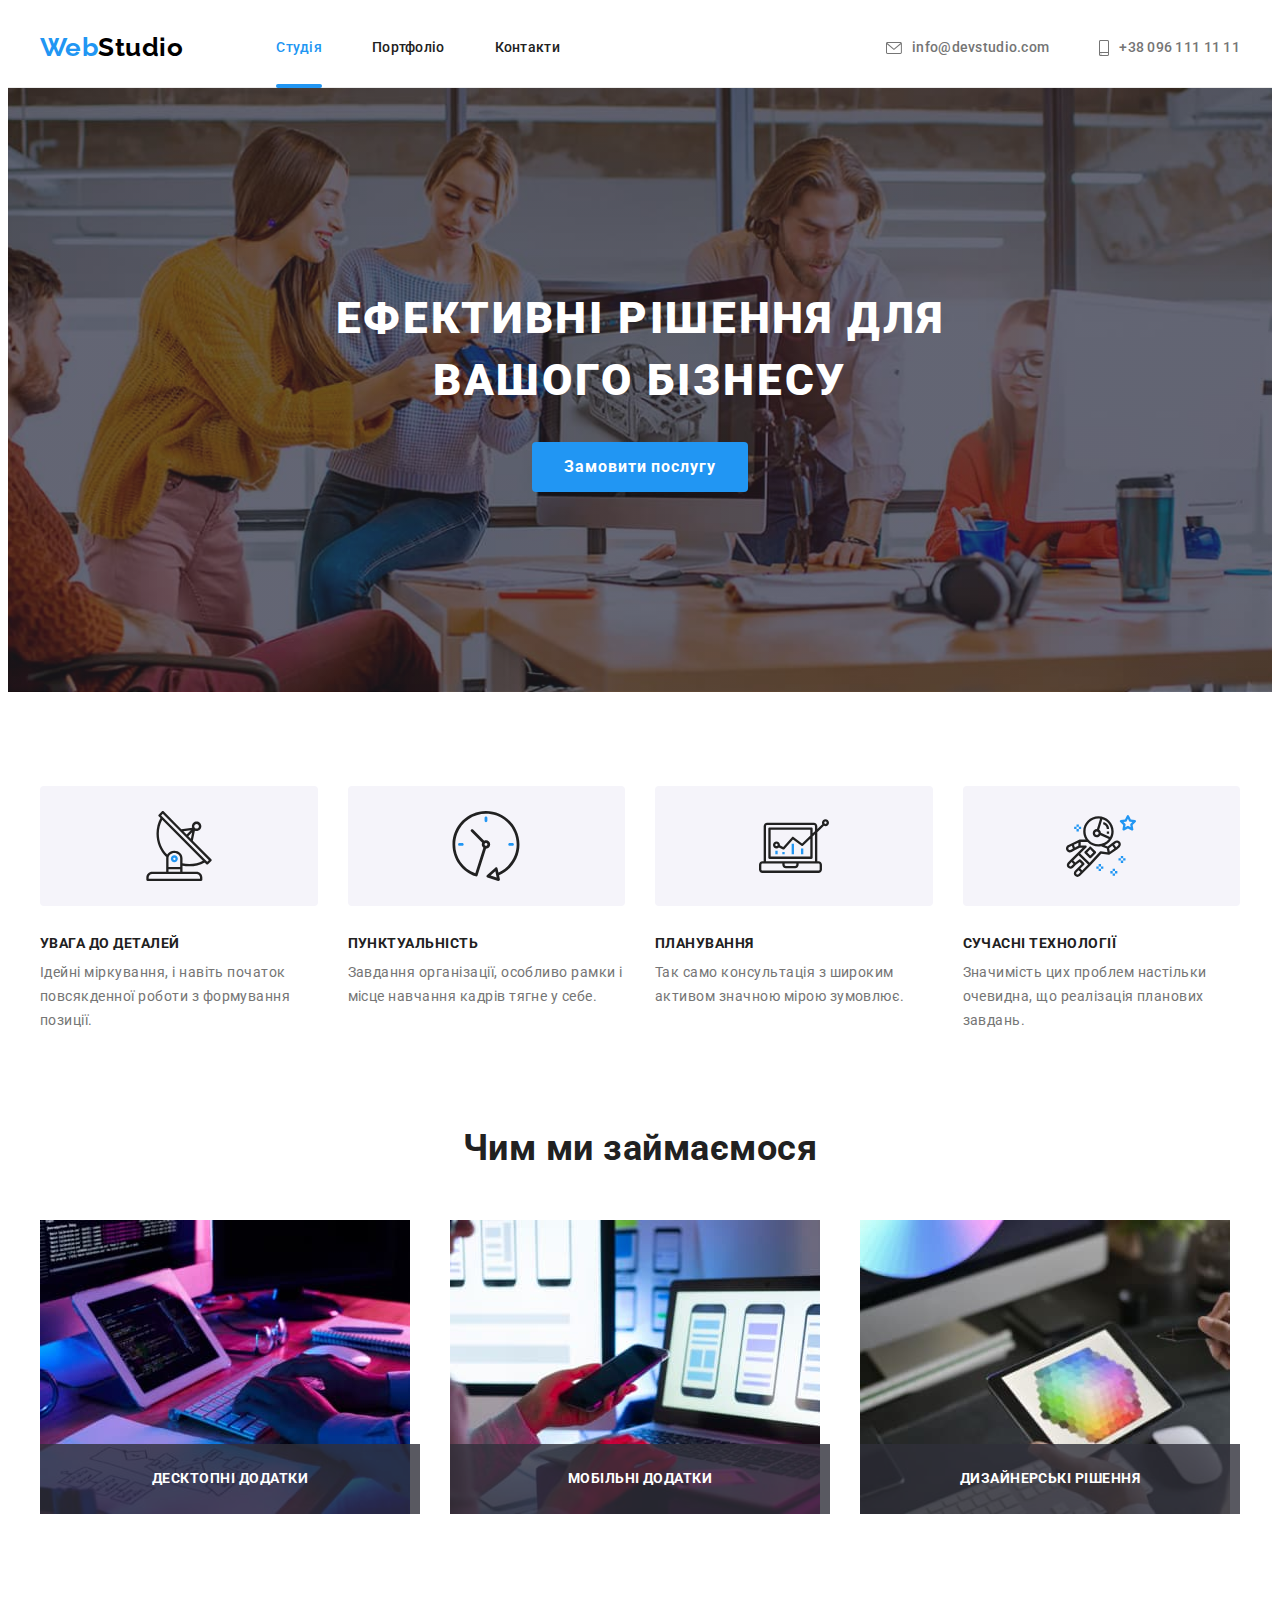
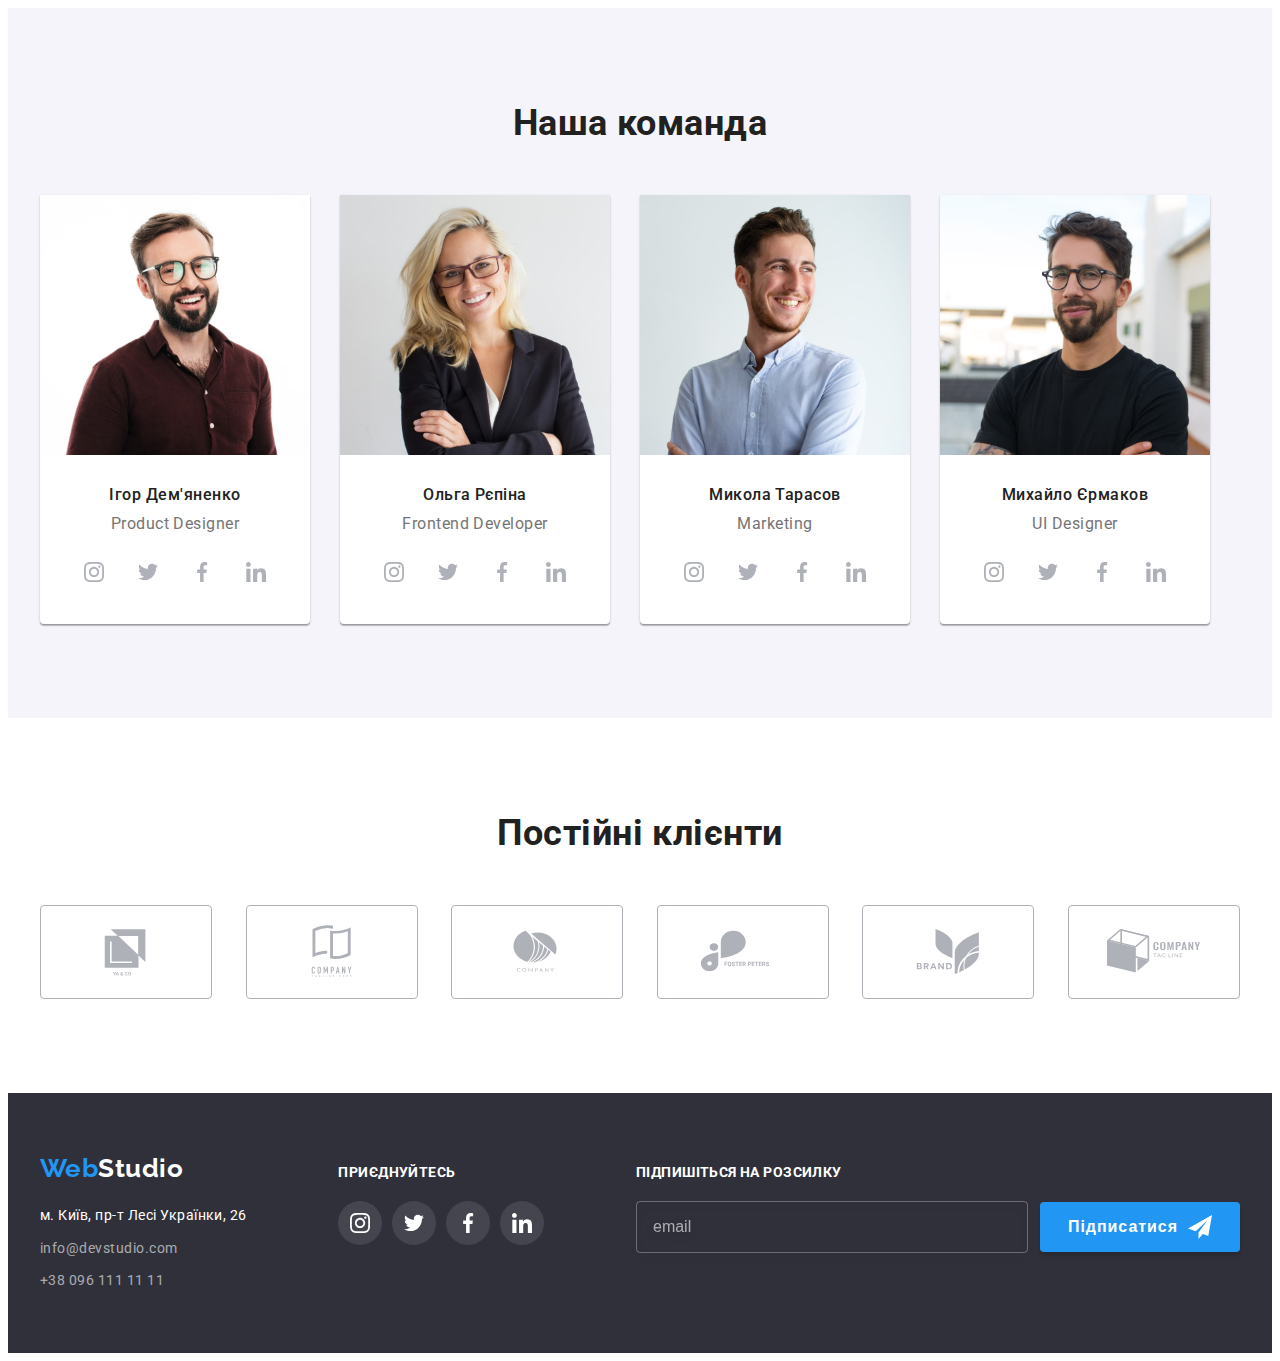
<file: index.html>
<!DOCTYPE html>
<html lang="uk">

<head>
    <meta charset="UTF-8">
    <meta http-equiv="X-UA-Compatible" content="IE=edge">
    <meta name="viewport" content="width=device-width, initial-scale=1.0">
    <title>Студія</title>
    <link rel="stylesheet" href="https://cdnjs.cloudflare.com/ajax/libs/modern-normalize/1.1.0/modern-normalize.min.css"
        integrity="sha512-wpPYUAdjBVSE4KJnH1VR1HeZfpl1ub8YT/NKx4PuQ5NmX2tKuGu6U/JRp5y+Y8XG2tV+wKQpNHVUX03MfMFn9Q=="
        crossorigin="anonymous" referrerpolicy="no-referrer" />
    <link rel="preconnect" href="https://fonts.googleapis.com">
    <link rel="preconnect" href="https://fonts.gstatic.com" crossorigin>
    <link
        href="https://fonts.googleapis.com/css2?family=Raleway:wght@700&family=Roboto:wght@400;500;700;900&display=swap"
        rel="stylesheet">
    <link rel="stylesheet" href="./css/style.css">
</head>

<body>
    <header class="page-header">
        <div class="container">
            <nav>
                <a href="/" lang="en" class="header-logo"><span>Web</span>Studio</a>
                <ul class="page-nav">
                    <li class="nav-item"><a href="./index.html" class="nav-link current">Студія</a></li>
                    <li class="nav-item"><a href="./portfolio.html" class="nav-link">Портфоліо</a></li>
                    <li class="nav-item"><a href="#" class="nav-link">Контакти</a></li>
                </ul>
            </nav>
            <a href="mailto:info@devstudio.com" class="nav-contact">
                <svg width="16" height="12">
                    <use href="./images/icons.svg#icon-mail"></use>
                </svg>
                info@devstudio.com
            </a>
            <a href="tel:+380961111111" class="nav-contact">
                <svg width="10" height="16">
                    <use href="./images/icons.svg#icon-smartphone"></use>
                </svg>
                +38 096 111 11 11
            </a>
        </div>
    </header>

    <main>
        <section class="section page-solution">
            <div class="container">
                <h1 class="solution-title title">Ефективні рішення для <br> вашого бізнесу</h1>
                <button type="button" class="solution-order" data-modal-open>Замовити послугу</button>
            </div>
        </section>

        <section class="section page-feature">
            <!-- <h2 class="feature-title title">Наші переваги</h2> -->
            <div class="container">
                <ul class="feature-list">
                    <li class="feature-item">
                        <div class="feature-icon">
                            <svg width="70" height="70">
                                <use href="./images/icons.svg#icon-antenna"></use>
                            </svg>
                        </div>
                        <h3 class="feature-subtitle">УВАГА ДО ДЕТАЛЕЙ</h3>
                        <p class="feature-desc">Ідейні міркування, і навіть початок повсякденної роботи з формування
                            позиції.</p>
                    </li>
                    <li class="feature-item">
                        <div class="feature-icon">
                            <svg width="70" height="70">
                                <use href="./images/icons.svg#icon-clock"></use>
                            </svg>
                        </div>
                        <h3 class="feature-subtitle">ПУНКТУАЛЬНІСТЬ</h3>
                        <p class="feature-desc">Завдання організації, особливо рамки і місце навчання кадрів тягне у
                            себе.
                        </p>
                    </li>
                    <li class="feature-item">
                        <div class="feature-icon">
                            <svg width="70" height="70">
                                <use href="./images/icons.svg#icon-diagram"></use>
                            </svg>
                        </div>
                        <h3 class="feature-subtitle">ПЛАНУВАННЯ</h3>
                        <p class="feature-desc">Так само консультація з широким активом значною мірою зумовлює.</p>
                    </li>
                    <li class="feature-item">
                        <div class="feature-icon">
                            <svg width="70" height="70">
                                <use href="./images/icons.svg#icon-astronaut"></use>
                            </svg>
                        </div>
                        <h3 class="feature-subtitle">СУЧАСНІ ТЕХНОЛОГІЇ</h3>
                        <p class="feature-desc">Значимість цих проблем настільки очевидна, що реалізація планових
                            завдань.
                        </p>
                    </li>
                </ul>
            </div>
        </section>

        <section class="section page-doing">
            <div class="container">
                <h2 class="doing-title title">Чим ми займаємося</h2>
                <ul class="doing-list">
                    <li class="doing-item">
                        <img src="./images/img.jpg" alt="написання коду" width="370">
                        <h3 class="doing-subtitle">Десктопні додатки</h3>
                    </li>
                    <li class="doing-item">
                        <img src="./images/img1.jpg" alt="створення дизайну" width="370">
                        <h3 class="doing-subtitle">Мобільні додатки</h3>
                    </li>
                    <li class="doing-item">
                        <img src="./images/img2.jpg" alt="вибiр кольору" width="370">
                        <h3 class="doing-subtitle">Дизайнерські рішення</h3>
                    </li>
                </ul>
            </div>
        </section>

        <section class="section page-team">
            <div class="container">
                <h2 class="team-title title">Наша команда</h2>
                <ul class="team-list">
                    <li class="team-item">
                        <img src="./images/img3.jpg" alt="фото спiвробiтника" width="270">
                        <h3 class="team-subtitle">Ігор Дем'яненко</h3>
                        <p lang="en" class="team-desc">Product Designer</p>
                        <ul class="icon-list">
                            <li>
                                <a href="#">
                                    <svg width="20" height="20">
                                        <use href="./images/icons.svg#icon-instagram"></use>
                                    </svg>
                                </a>
                            </li>
                            <li>
                                <a href="#">
                                    <svg width="20" height="20">
                                        <use href="./images/icons.svg#icon-twitter"></use>
                                    </svg>
                                </a>
                            </li>
                            <li>
                                <a href="#">
                                    <svg width="20" height="20">
                                        <use href="./images/icons.svg#icon-facebook"></use>
                                    </svg>
                                </a>
                            </li>
                            <li>
                                <a href="#">
                                    <svg width="20" height="20">
                                        <use href="./images/icons.svg#icon-linkedin"></use>
                                    </svg>
                                </a>
                            </li>
                        </ul>
                    </li>
                    <li class="team-item">
                        <img src="./images/img4.jpg" alt="фото спiвробiтника" width="270">
                        <h3 class="team-subtitle">Ольга Рєпіна</h3>
                        <p lang="en" class="team-desc">Frontend Developer</p>
                        <ul class="icon-list">
                            <li>
                                <a href="#">
                                    <svg width="20" height="20">
                                        <use href="./images/icons.svg#icon-instagram"></use>
                                    </svg>
                                </a>
                            </li>
                            <li>
                                <a href="#">
                                    <svg width="20" height="20">
                                        <use href="./images/icons.svg#icon-twitter"></use>
                                    </svg>
                                </a>
                            </li>
                            <li>
                                <a href="#">
                                    <svg width="20" height="20">
                                        <use href="./images/icons.svg#icon-facebook"></use>
                                    </svg>
                                </a>
                            </li>
                            <li>
                                <a href="#">
                                    <svg width="20" height="20">
                                        <use href="./images/icons.svg#icon-linkedin"></use>
                                    </svg>
                                </a>
                            </li>
                        </ul>
                    </li>
                    <li class="team-item">
                        <img src="./images/img5.jpg" alt="фото спiвробiтника" width="270">
                        <h3 class="team-subtitle">Микола Тарасов</h3>
                        <p lang="en" class="team-desc">Marketing</p>
                        <ul class="icon-list">
                            <li>
                                <a href="#">
                                    <svg width="20" height="20">
                                        <use href="./images/icons.svg#icon-instagram"></use>
                                    </svg>
                                </a>
                            </li>
                            <li>
                                <a href="#">
                                    <svg width="20" height="20">
                                        <use href="./images/icons.svg#icon-twitter"></use>
                                    </svg>
                                </a>
                            </li>
                            <li>
                                <a href="#">
                                    <svg width="20" height="20">
                                        <use href="./images/icons.svg#icon-facebook"></use>
                                    </svg>
                                </a>
                            </li>
                            <li>
                                <a href="#">
                                    <svg width="20" height="20">
                                        <use href="./images/icons.svg#icon-linkedin"></use>
                                    </svg>
                                </a>
                            </li>
                        </ul>
                    </li>
                    <li class="team-item">
                        <img src="./images/img6.jpg" alt="фото спiвробiтника" width="270">
                        <h3 class="team-subtitle">Михайло Єрмаков</h3>
                        <p lang="en" class="team-desc">UI Designer</p>
                        <ul class="icon-list">
                            <li>
                                <a href="#">
                                    <svg width="20" height="20">
                                        <use href="./images/icons.svg#icon-instagram"></use>
                                    </svg>
                                </a>
                            </li>
                            <li>
                                <a href="#">
                                    <svg width="20" height="20">
                                        <use href="./images/icons.svg#icon-twitter"></use>
                                    </svg>
                                </a>
                            </li>
                            <li>
                                <a href="#">
                                    <svg width="20" height="20">
                                        <use href="./images/icons.svg#icon-facebook"></use>
                                    </svg>
                                </a>
                            </li>
                            <li>
                                <a href="#">
                                    <svg width="20" height="20">
                                        <use href="./images/icons.svg#icon-linkedin"></use>
                                    </svg>
                                </a>
                            </li>
                        </ul>
                    </li>
                </ul>
            </div>
        </section>

        <section class="section page-client">
            <div class="container">
                <h2 class="client-title title">Постійні клієнти</h2>
                <ul class="client-list">
                    <li class="client-item">
                        <a href="#" class="client-link">
                            <svg class="client-icon" width="106" height="60">
                                <use href="./images/icons.svg#icon-Logo-1"></use>
                            </svg>
                        </a>
                    </li>
                    <li class="client-item">
                        <a href="#" class="client-link">
                            <svg class="client-icon" width="106" height="60">
                                <use href="./images/icons.svg#icon-Logo-2"></use>
                            </svg>
                        </a>
                    </li>
                    <li class="client-item">
                        <a href="#" class="client-link">
                            <svg class="client-icon" width="106" height="60">
                                <use href="./images/icons.svg#icon-Logo-3"></use>
                            </svg>
                        </a>
                    </li>
                    <li class="client-item">
                        <a href="#" class="client-link">
                            <svg class="client-icon" width="106" height="60">
                                <use href="./images/icons.svg#icon-Logo-4"></use>
                            </svg>
                        </a>
                    </li>
                    <li class="client-item">
                        <a href="#" class="client-link">
                            <svg class="client-icon" width="106" height="60">
                                <use href="./images/icons.svg#icon-Logo-5"></use>
                            </svg>
                        </a>
                    </li>
                    <li class="client-item">
                        <a href="#" class="client-link">
                            <svg class="client-icon" width="106" height="60">
                                <use href="./images/icons.svg#icon-Logo-6   "></use>
                            </svg>
                        </a>
                    </li>
                </ul>
            </div>
        </section>
    </main>

    <footer class="page-footer">
        <div class="container">
            <div>
                <a href="/" lang="en" class="footer-logo"><span>Web</span>Studio</a>
                <address>
                    <a href="https://goo.gl/maps/bZLifo2KmanCf8Qg9" target="_blank" rel="noopener noreferrer"
                        class="footer-address">м. Київ, пр-т Лесі Українки, 26</a>
                    <ul class="footer-list">
                        <li class="footer-item"><a href="mailto:info@devstudio.com"
                                class="footer-contact">info@devstudio.com</a></li>
                        <li class="footer-item"><a href="tel:+380961111111" class="footer-contact">+38 096 111 11 11</a>
                        </li>
                    </ul>
                </address>
            </div>
            <div class="footer-social">
                <strong class="footer__title">приєднуйтесь</strong>
                <ul class="social-list">
                    <li class="social-item">
                        <a href="#" class="social-link">
                            <svg width="20" height="20" class="social-icon">
                                <use href="./images/icons.svg#icon-instagram"></use>
                            </svg>
                        </a>
                    </li>
                    <li class="social-item">
                        <a href="#" class="social-link">
                            <svg width="20" height="20" class="social-icon">
                                <use href="./images/icons.svg#icon-twitter"></use>
                            </svg>
                        </a>
                    </li>
                    <li class="social-item">
                        <a href="#" class="social-link">
                            <svg width="20" height="20" class="social-icon">
                                <use href="./images/icons.svg#icon-facebook"></use>
                            </svg>
                        </a>
                    </li>
                    <li class="social-item">
                        <a href="#" class="social-link">
                            <svg width="20" height="20" class="social-icon">
                                <use href="./images/icons.svg#icon-linkedin"></use>
                            </svg>
                        </a>
                    </li>
                </ul>
            </div>
            <div class="subscribe footer__subscribe">
                <strong class="footer__title">Підпишіться на розсилку</strong>
                <form name="subscribe-form" class="subscribe__form">
                    <input type="email" name="user-email" class="subscribe__input" placeholder="email">
                    <button type="submit" class="subscribe__button">
                        Підписатися
                        <svg width="24" height="24" class="subscribe__icon">
                            <use href="./images/icons.svg#icon-send"></use>
                        </svg>
                    </button>
                </form>
            </div>
        </div>
    </footer>


    <!-- backdrop modal -->
    <div class="backdrop is-hidden" data-modal>
        <div class="modal">
            <button type="button" class="modal-close" data-modal-close>
                <svg width="11" height="11">
                    <use href="./images/icons.svg#icon-close"></use>
                </svg>
            </button>

            <form class="modal-form form" name="user-data">
                <strong class="form-title">Залиште свої дані, ми вам передзвонимо</strong>
                <div class="form-group" role="group">
                    <label class="form-label">
                        <span class="form-label-item">Ім'я</span>
                        <input type="text" class="form-input" name="user-name">
                        <svg width="18" height="18" class="form-input-icon">
                            <use href="./images/icons.svg#icon-person"></use>
                        </svg>
                    </label>
                    <label class="form-label">
                        <span class="form-label-item">Телефон</span>
                        <input type="tel" class="form-input" name="user-phone">
                        <svg width="18" height="18" class="form-input-icon">
                            <use href="./images/icons.svg#icon-phone"></use>
                        </svg>
                    </label>
                    <label class="form-label">
                        <span class="form-label-item">Пошта</span>
                        <input type="email" class="form-input" name="user-email">
                        <svg width="18" height="18" class="form-input-icon">
                            <use href="./images/icons.svg#icon-email"></use>
                        </svg>
                    </label>
                </div>
                <label class="form-label form-label-last">
                    <span class="form-label-item">Коментар</span>
                    <textarea name="user-text" class="form-text" placeholder="Введіть текст"></textarea>
                </label>
                <label class="form-agree">
                    <input type="checkbox" name="user-agree" class="form-check">
                    <svg width="16" height="15" class="agree-icons">
                        <use href="./images/icons.svg#icon-box" class="icon-unchecked"></use>
                        <use href="./images/icons.svg#icon-check" class="icon-checked"></use>
                    </svg>
                    <span class="form-agree-item">Погоджуюся з розсилкою та приймаю <a href="#">Умови
                            договору</a></span>
                </label>
                <button type="submit" class="form-submit">Відправити</button>
            </form>
        </div>
    </div>

    <script src="./js/modal.js"></script>
</body>

</html>
</file>
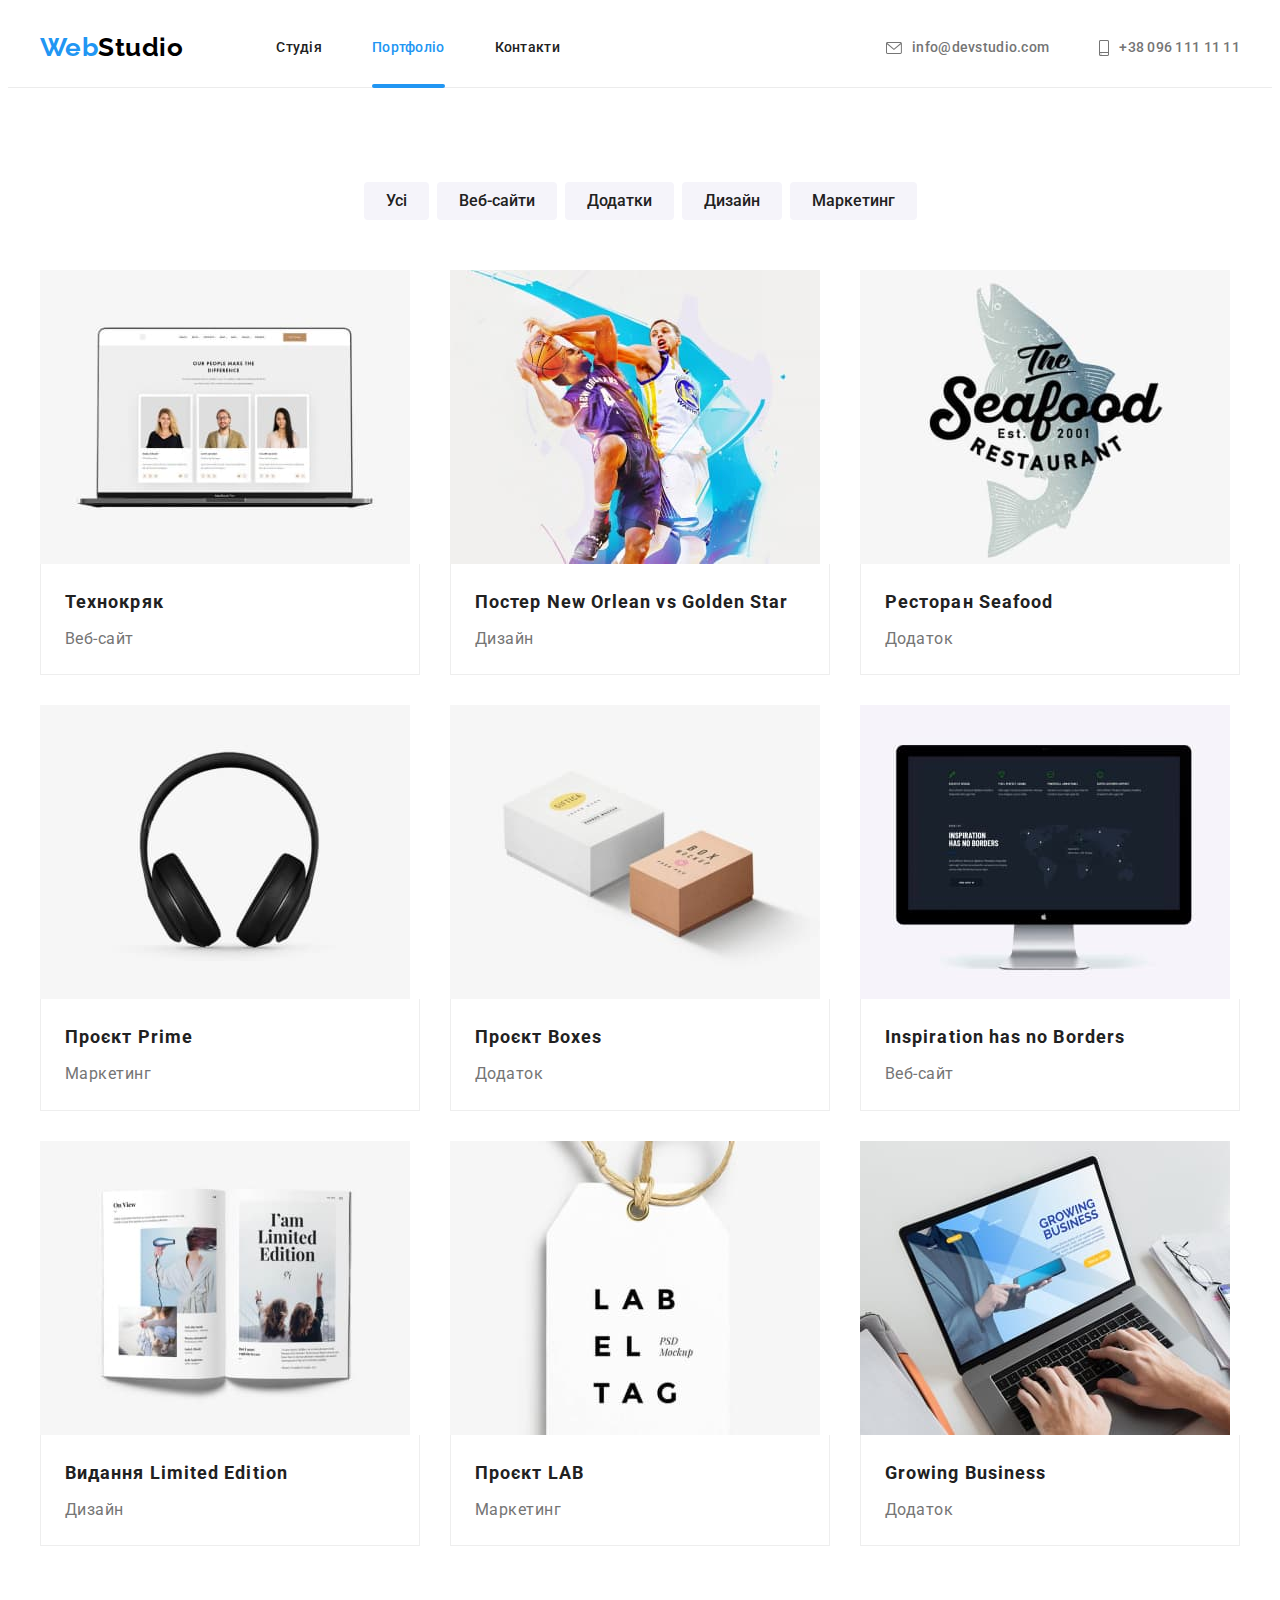
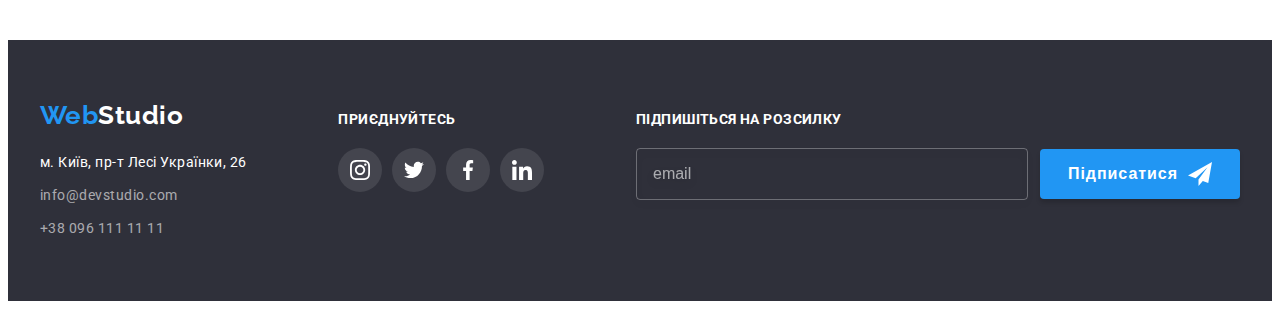
<file: portfolio.html>
<!DOCTYPE html>
<html lang="uk">

<head>
    <meta charset="UTF-8">
    <meta http-equiv="X-UA-Compatible" content="IE=edge">
    <meta name="viewport" content="width=device-width, initial-scale=1.0">
    <title>Portfolio</title>
    <link rel="stylesheet" href="https://cdnjs.cloudflare.com/ajax/libs/modern-normalize/1.1.0/modern-normalize.min.css"
        integrity="sha512-wpPYUAdjBVSE4KJnH1VR1HeZfpl1ub8YT/NKx4PuQ5NmX2tKuGu6U/JRp5y+Y8XG2tV+wKQpNHVUX03MfMFn9Q=="
        crossorigin="anonymous" referrerpolicy="no-referrer" />
    <link rel="preconnect" href="https://fonts.googleapis.com">
    <link rel="preconnect" href="https://fonts.gstatic.com" crossorigin>
    <link
        href="https://fonts.googleapis.com/css2?family=Raleway:wght@700&family=Roboto:wght@400;500;700;900&display=swap"
        rel="stylesheet">
    <link rel="stylesheet" href="./css/style.css">
</head>

<body>
    <header class="page-header">
        <div class="container">
            <nav>
                <a href="/" lang="en" class="header-logo"><span>Web</span>Studio</a>
                <ul class="page-nav">
                    <li class="nav-item"><a href="./index.html" class="nav-link">Студія</a></li>
                    <li class="nav-item"><a href="./portfolio.html" class="nav-link current">Портфоліо</a></li>
                    <li class="nav-item"><a href="#" class="nav-link">Контакти</a></li>
                </ul>
            </nav>
            <a href="mailto:info@devstudio.com" class="nav-contact">
                <svg width="16" height="12">
                    <use href="./images/icons.svg#icon-mail"></use>
                </svg>
                info@devstudio.com
            </a>
            <a href="tel:+380961111111" class="nav-contact">
                <svg width="10" height="16">
                    <use href="./images/icons.svg#icon-smartphone"></use>
                </svg>
                +38 096 111 11 11
            </a>
        </div>
    </header>

    <main>
        <section class="section page-work">
            <div class="container">
                <h1 class="work-title-hidden">Приклади робіт</h1>
                <ul class="sort-list">
                    <li class="sort-item"><button type="button" class="sort-btn">Усі</button></li>
                    <li class="sort-item"><button type="button" class="sort-btn">Веб-сайти</button></li>
                    <li class="sort-item"><button type="button" class="sort-btn">Додатки</button></li>
                    <li class="sort-item"><button type="button" class="sort-btn">Дизайн</button></li>
                    <li class="sort-item"><button type="button" class="sort-btn">Маркетинг</button></li>
                </ul>

                <ul class="work-list">
                    <li class="work-item">
                        <a href="#" class="work-item-link">
                            <div class="work-image">
                                <img src="./images/img7.jpg" alt="ноутбук з відкритим веб-сайтом" width="370">
                                <div class="work-text">
                                    <p>Ресурс пропонує комплексні пропозиції з різним рівнем функціоналу та сервісів.
                                        Все це дозволить відвідувачу отримати вичерпні відомості про компанію чи
                                        приватну особу.</p>
                                </div>
                            </div>
                            <div class="description">
                                <h2 class="work-title">Технокряк</h2>
                                <p class="work-desc">Веб-сайт</p>
                            </div>
                        </a>
                    </li>
                    <li class="work-item">
                        <a href="#" class="work-item-link">
                            <div class="work-image">
                                <img src="./images/img8.jpg" alt="два баскетболисти" width="370">
                                <div class="work-text">
                                    <p>Ресурс пропонує комплексні пропозиції з різним рівнем функціоналу та сервісів.
                                        Все це дозволить відвідувачу отримати вичерпні відомості про компанію чи
                                        приватну особу.</p>
                                </div>
                            </div>
                            <div class="description">
                                <h2 class="work-title">Постер New Orlean vs Golden Star</h2>
                                <p class="work-desc">Дизайн</p>
                            </div>
                        </a>
                    </li>
                    <li class="work-item">
                        <a href="#" class="work-item-link">
                            <div class="work-image">
                                <img src="./images/img9.jpg" alt="логотип компанії" width="370">
                                <div class="work-text">
                                    <p>Ресурс пропонує комплексні пропозиції з різним рівнем функціоналу та сервісів.
                                        Все це дозволить відвідувачу отримати вичерпні відомості про компанію чи
                                        приватну особу.</p>
                                </div>
                            </div>
                            <div class="description">
                                <h2 class="work-title">Ресторан Seafood</h2>
                                <p class="work-desc">Додаток</p>
                            </div>
                        </a>
                    </li>
                    <li class="work-item">
                        <a href="#" class="work-item-link">
                            <div class="work-image">
                                <img src="./images/img10.jpg" alt="навушники" width="370">
                                <div class="work-text">
                                    <p>Ресурс пропонує комплексні пропозиції з різним рівнем функціоналу та сервісів.
                                        Все це дозволить відвідувачу отримати вичерпні відомості про компанію чи
                                        приватну особу.</p>
                                </div>
                            </div>
                            <div class="description">
                                <h2 class="work-title">Проєкт Prime</h2>
                                <p class="work-desc">Маркетинг</p>
                            </div>

                        </a>
                    </li>
                    <li class="work-item">
                        <a href="#" class="work-item-link">
                            <div class="work-image">
                                <img src="./images/img11.jpg" alt="дві коробочки" width="370">
                                <div class="work-text">
                                    <p>Ресурс пропонує комплексні пропозиції з різним рівнем функціоналу та сервісів.
                                        Все це дозволить відвідувачу отримати вичерпні відомості про компанію чи
                                        приватну особу.</p>
                                </div>
                            </div>
                            <div class="description">
                                <h2 class="work-title">Проєкт Boxes</h2>
                                <p class="work-desc">Додаток</p>
                            </div>

                        </a>
                    </li>
                    <li class="work-item">
                        <a href="#" class="work-item-link">
                            <div class="work-image">
                                <img src="./images/img12.jpg" alt="монітор" width="370">
                                <div class="work-text">
                                    <p>Ресурс пропонує комплексні пропозиції з різним рівнем функціоналу та сервісів.
                                        Все це дозволить відвідувачу отримати вичерпні відомості про компанію чи
                                        приватну особу.</p>
                                </div>
                            </div>
                            <div class="description">
                                <h2 class="work-title">Inspiration has no Borders</h2>
                                <p class="work-desc">Веб-сайт</p>
                            </div>

                        </a>
                    </li>
                    <li class="work-item">
                        <a href="#" class="work-item-link">
                            <div class="work-image">
                                <img src="./images/img13.jpg" alt="відкрита книга" width="370">
                                <div class="work-text">
                                    <p>Ресурс пропонує комплексні пропозиції з різним рівнем функціоналу та сервісів.
                                        Все це дозволить відвідувачу отримати вичерпні відомості про компанію чи
                                        приватну особу.</p>
                                </div>
                            </div>
                            <div class="description">
                                <h2 class="work-title">Видання Limited Edition</h2>
                                <p class="work-desc">Дизайн</p>
                            </div>

                        </a>
                    </li>
                    <li class="work-item">
                        <a href="#" class="work-item-link">
                            <div class="work-image">
                                <img src="./images/img14.jpg" alt="етикетка" width="370">
                                <div class="work-text">
                                    <p>Ресурс пропонує комплексні пропозиції з різним рівнем функціоналу та сервісів.
                                        Все це дозволить відвідувачу отримати вичерпні відомості про компанію чи
                                        приватну особу.</p>
                                </div>
                            </div>
                            <div class="description">
                                <h2 class="work-title">Проєкт LAB</h2>
                                <p class="work-desc">Маркетинг</p>
                            </div>

                        </a>
                    </li>
                    <li class="work-item">
                        <a href="#" class="work-item-link">
                            <div class="work-image">
                                <img src="./images/img15.jpg" alt="робота за ПК" width="370">
                                <div class="work-text">
                                    <p>Ресурс пропонує комплексні пропозиції з різним рівнем функціоналу та сервісів.
                                        Все це дозволить відвідувачу отримати вичерпні відомості про компанію чи
                                        приватну особу.</p>
                                </div>
                            </div>
                            <div class="description">
                                <h2 class="work-title">Growing Business</h2>
                                <p class="work-desc">Додаток</p>
                            </div>

                        </a>
                    </li>
                </ul>
            </div>
        </section>
    </main>

    <footer class="page-footer">
        <div class="container">
            <div>
                <a href="/" lang="en" class="footer-logo"><span>Web</span>Studio</a>
                <address>
                    <a href="https://goo.gl/maps/bZLifo2KmanCf8Qg9" target="_blank" rel="noopener noreferrer"
                        class="footer-address">м. Київ, пр-т Лесі
                        Українки, 26</a>
                    <ul class="footer-list">
                        <li class="footer-item"><a href="mailto:info@devstudio.com"
                                class="footer-contact">info@devstudio.com</a></li>
                        <li class="footer-item"><a href="tel:+380961111111" class="footer-contact">+38 096 111 11 11</a>
                        </li>
                    </ul>
                </address>
            </div>
            <div class="footer-social">
                <strong class="footer__title">приєднуйтесь</strong>
                <ul class="social-list">
                    <li class="social-item">
                        <a href="#" class="social-link">
                            <svg width="20" height="20" class="social-icon">
                                <use href="./images/icons.svg#icon-instagram"></use>
                            </svg>
                        </a>
                    </li>
                    <li class="social-item">
                        <a href="#" class="social-link">
                            <svg width="20" height="20" class="social-icon">
                                <use href="./images/icons.svg#icon-twitter"></use>
                            </svg>
                        </a>
                    </li>
                    <li class="social-item">
                        <a href="#" class="social-link">
                            <svg width="20" height="20" class="social-icon">
                                <use href="./images/icons.svg#icon-facebook"></use>
                            </svg>
                        </a>
                    </li>
                    <li class="social-item">
                        <a href="#" class="social-link">
                            <svg width="20" height="20" class="social-icon">
                                <use href="./images/icons.svg#icon-linkedin"></use>
                            </svg>
                        </a>
                    </li>
                </ul>
            </div>
            <div class="subscribe footer__subscribe">
                <strong class="footer__title">Підпишіться на розсилку</strong>
                <form name="subscribe-form" class="subscribe__form">
                    <input type="email" name="user-email" class="subscribe__input" placeholder="email">
                    <button type="submit" class="subscribe__button">
                        Підписатися
                        <svg width="24" height="24" class="subscribe__icon">
                            <use href="./images/icons.svg#icon-send"></use>
                        </svg>
                    </button>
                </form>
            </div>
        </div>
    </footer>
</body>

</html>
</file>
<file: css/style.css>
:root {
    /* text color */
    --primary-color: #212121;
    --secondary-color: #757575;
    --accent-color: #2196F3;
    --white-color: #FFFFFF;
    --black-color: #000000;

    /* background color */
    --white-background: #FFFFFF;
    --dark-backgorund: #2F303A;
    --lite-background: #F5F4FA;
    --button-background: #F5F4FA;

    /* animations */
    --animation-time: 250ms;
    --animation-timing: cubic-bezier(0.4, 0, 0.2, 1);
}


/* global styles */
body {
    color: var(--primary-color);
    font-family: Roboto;
    letter-spacing: 0.03em;
    line-height: 1.2;
}

.container {
    max-width: 1200px;
    margin: 0 auto;
    padding: 0 15px;
}

a {
    text-decoration: none;
}

ul {
    list-style: none;
}

input {
    outline: none;
}

.title {
    font-family: Roboto;
    font-weight: 700;
    font-size: 36px;
}

.section {
    padding: 94px 0;
}


/* header styles */
.page-header {
    border-bottom: 1px solid #ECECEC;
}

.page-header .container {
    display: flex;
    align-items: center;
}

.page-header nav {
    display: flex;
    align-items: center;
}

.header-logo {
    color: var(--black-color);
    font-weight: 700;
    font-size: 26px;
    font-family: Raleway;
}

.header-logo span {
    color: var(--accent-color);
}

.page-nav {
    display: flex;
    padding-left: 0;
    margin-top: 0;
    margin-bottom: 0;
    margin-left: 93px;
}

.nav-item+.nav-item {
    margin-left: 50px;
}

.nav-link {
    position: relative;
    display: inline-block;
    padding: 32px 0;

    font-weight: 500;
    font-size: 14px;
    line-height: 1.1;
    letter-spacing: 0.02em;
    color: var(--primary-color);

    transition-property: color;
    transition-duration: var(--animation-time);
    transition-timing-function: var(--animation-timing);
}

.nav-link:hover {
    color: var(--accent-color);
}

.nav-link.current {
    color: var(--accent-color);
}

.nav-link.current::after {
    position: absolute;
    left: 0;
    bottom: -1px;

    content: '';
    width: 100%;
    height: 4px;
    background-color: var(--accent-color);
    border-radius: 2px;
}

.nav-contact {
    display: flex;
    align-items: center;
    gap: 10px;

    margin-bottom: 0;
    margin-left: auto;

    font-weight: 500;
    font-size: 14px;
    line-height: 1.1;
    letter-spacing: 0.02em;
    color: var(--secondary-color);

    transition-property: color;
    transition-duration: var(--animation-time);
    transition-timing-function: var(--animation-timing);
}

.nav-contact svg {
    fill: currentColor;
}

.nav-contact+.nav-contact {
    margin-left: 50px;
}

.nav-contact:hover,
.nav-contact:focus {
    color: var(--accent-color);
}



/* studia */
/* page-solution styles */
.page-solution {
    max-width: 1600px;
    margin: auto;
    padding: 200px 0;

    background-color: rgb(47, 48, 58);
    background-image: linear-gradient(rgba(47, 48, 58, 0.4), rgba(47, 48, 58, 0.4)), url('../images/hero-background.jpg');
    background-repeat: no-repeat;
    background-size: cover;
    background-position: center;
    text-align: center;
}

.solution-title {
    margin-top: 0;
    margin-bottom: 30px;

    font-weight: 900;
    font-size: 44px;
    line-height: 1.4;
    letter-spacing: 0.06em;
    text-transform: uppercase;
    color: var(--white-color);
}

.solution-order {
    padding: 10px 32px;

    font-family: Roboto;
    font-weight: 700;
    font-size: 16px;
    line-height: 1.9;
    color: var(--white-color);
    background-color: var(--accent-color);
    letter-spacing: 0.06em;

    border-radius: 4px;
    border: none;
    cursor: pointer;

    transition-property: background-color, box-shadow;
    transition-duration: var(--animation-time);
    transition-timing-function: var(--animation-timing);
}

.solution-order:hover {
    background-color: #188CE8;
    box-shadow: 0px 4px 4px rgba(0, 0, 0, 0.15);
}


/* page-feature styles */
.page-feature {
    padding-bottom: 0;
}

.feature-list {
    display: flex;
    margin: 0;
    padding: 0;
}

.feature-item {
    width: calc((100% - 90px) / 4);
}

.feature-item+.feature-item {
    margin-left: 30px;
}

.feature-icon {
    display: flex;
    justify-content: center;
    align-items: center;

    text-align: center;
    background-color: var(--lite-background);
    border-radius: 4px;
    height: 120px;
    margin-bottom: 30px;
}

.feature-subtitle {
    margin-top: 0;
    margin-bottom: 10px;

    font-weight: 700;
    font-size: 14px;
    line-height: 1.1;
    text-transform: uppercase;
}

.feature-desc {
    margin: 0;

    font-weight: 400;
    font-size: 14px;
    line-height: 1.7;
    color: var(--secondary-color);
}


/* page-doing styles */
.doing-title {
    margin-top: 0;
    margin-bottom: 50px;

    text-align: center;
}

.doing-list {
    padding: 0;
    margin: 0;
    display: flex;
}

.doing-item {
    position: relative;
    width: calc((100% - 60px) / 3);
}

.doing-item+.doing-item {
    margin-left: 30px;
}

.doing-item img {
    display: block;
}

.doing-subtitle {
    position: absolute;
    left: 0;
    bottom: 0;

    font-size: 14px;
    line-height: 1.14;
    text-transform: uppercase;
    color: var(--white-color);
    font-weight: 700;

    margin-top: 0;
    margin-bottom: 0;
    padding: 27px 0;
    text-align: center;
    width: 100%;
    background-color: rgba(47, 48, 58, 0.8);
}

/* page-team styles */
.page-team {
    background-color: var(--lite-background);
}

.team-title {
    margin-top: 0;
    margin-bottom: 50px;

    text-align: center;
}

.team-list {
    display: flex;
    padding: 0;
    margin: 0;
}

.team-item {
    width: ((100% - 90px) / 4);
    background: var(--white-color);
    border-radius: 0 0 4px 4px;
    box-shadow: 0px 1px 3px rgba(0, 0, 0, 0.12), 0px 1px 1px rgba(0, 0, 0, 0.14), 0px 2px 1px rgba(0, 0, 0, 0.2);
    cursor: pointer;

    text-align: center;
}

.team-item+.team-item {
    margin-left: 30px;
}

.team-item img {
    display: block;
    margin-bottom: 30px;
}

.team-subtitle {
    margin-top: 0;
    margin-bottom: 10px;

    font-weight: 500;
    font-size: 16px;
}

.team-desc {
    margin-top: 0;
    margin-bottom: 16px;

    font-weight: 400;
    font-size: 16px;
    color: var(--secondary-color);
}

.icon-list {
    display: flex;
    justify-content: center;
    column-gap: 10px;

    margin: 0;
    margin-bottom: 30px;
    padding: 0;
}

.icon-list a {
    display: flex;
    justify-content: center;
    align-items: center;
    width: 44px;
    height: 44px;

    border-radius: 50%;
    color: #AFB1B8;

    transition-property: background-color, color;
    transition-duration: var(--animation-time);
    transition-timing-function: var(--animation-timing);
}

.icon-list a:hover {
    background-color: var(--accent-color);
    color: var(--white-color);
}

.icon-list svg {
    display: block;
    fill: currentColor;
}

/* page-client styles */
.client-title {
    margin-top: 0;
    margin-bottom: 50px;
    text-align: center;
}

.client-list {
    display: flex;
    align-items: center;
    justify-content: space-between;

    margin: 0;
    padding: 0;
}

.client-link {
    display: flex;
    justify-content: center;
    align-items: center;

    width: 170px;
    height: 92px;
    border: 1px solid #AFB1B8;
    border-radius: 4px;
    color: #AFB1B8;

    transition-property: border, color;
    transition-duration: var(--animation-time);
    transition-timing-function: var(--animation-timing);
}

.client-link:hover,
.client-link:focus {
    color: var(--accent-color);
    border-color: var(--accent-color);
}

.client-icon {
    display: block;
    fill: currentColor;
}

/* portfolio */
/* page-work styles */
.work-title-hidden {
    margin: 0;
    height: 0;
    visibility: hidden;
}

.sort-list {
    display: flex;
    justify-content: center;

    margin-top: 0;
    margin-bottom: 50px;
    padding: 0;
}

.sort-item+.sort-item {
    margin-left: 8px;
}

.sort-btn {
    padding: 6px 22px;

    font-family: Roboto;
    font-weight: 500;
    font-size: 16px;
    line-height: 1.6;
    text-align: center;
    color: #212121;
    background-color: var(--button-background);
    border-radius: 4px;
    border: none;

    transition-property: box-shadow, background-color, color;
    transition-duration: var(--animation-time);
    transition-timing-function: var(--animation-timing);
}

.sort-btn:hover,
.sort-btn:focus {
    outline: none;
    color: var(--white-color);
    background-color: var(--accent-color);
    box-shadow: 0px 3px 1px rgba(0, 0, 0, 0.1), 0px 1px 2px rgba(0, 0, 0, 0.08), 0px 2px 2px rgba(0, 0, 0, 0.12);
    cursor: pointer;
}

.work-list {
    display: flex;
    flex-wrap: wrap;

    margin-top: 0;
    margin-bottom: 0;
    padding: 0;
}

.work-item {
    width: calc((100% - 60px) / 3);
    margin-bottom: 30px;
}

.work-item-link {
    display: block;

    transition-property: box-shadow;
    transition-duration: var(--animation-time);
    transition-timing-function: var(--animation-timing);
}

.work-item-link:hover,
.work-item-link:focus {
    box-shadow: 0px 1px 1px rgba(0, 0, 0, 0.12), 0px 4px 4px rgba(0, 0, 0, 0.06), 1px 4px 6px rgba(0, 0, 0, 0.16);
}

.work-item+.work-item {
    margin-left: 30px;
}

.work-item:nth-of-type(3n+1) {
    margin-left: 0;
}

.work-item:nth-last-child(-n + 3) {
    margin-bottom: 0;
}

.work-item img {
    display: block;
}

.work-image {
    position: relative;
    overflow: hidden;
}

.work-image .work-text {
    position: absolute;
    top: 0;
    left: 0;

    padding: 63px 24px;

    content: '';
    display: block;
    width: 100%;
    height: 100%;
    background-color: rgba(33, 150, 243, 0.9);

    transform: translateY(100%);

    transition-property: transform;
    transition-duration: var(--animation-time);
    transition-timing-function: var(--animation-timing);
}

.work-text p {
    margin-top: 0;
    margin-bottom: 0;

    font-size: 18px;
    line-height: 1.55;
    color: var(--white-color);
}

.work-item-link:hover .work-image .work-text {
    transform: translateY(0);
}

.work-item .description {
    padding: 20px 24px;
    border: 1px solid #EEEEEE;
    border-top: none;
}

.work-title {
    margin-top: 0;
    margin-bottom: 4px;

    font-weight: 700;
    font-size: 18px;
    line-height: 2;
    letter-spacing: 0.06em;
    color: var(--primary-color);
}

.work-desc {
    margin-top: 0;
    margin-bottom: 0;

    font-weight: 400;
    font-size: 16px;
    line-height: 1.9;
    color: var(--secondary-color);
}


/* page-footer styles */
.page-footer {
    padding: 60px 0;

    background-color: var(--dark-backgorund);
}

.page-footer .container {
    display: flex;
    align-items: baseline;
    justify-content: space-between;
}

.footer-logo {
    display: inline-block;
    margin-bottom: 20px;

    color: var(--white-color);
    font-weight: 700;
    font-size: 26px;
    font-family: Raleway;
}

.footer-logo span {
    color: var(--accent-color);
}

.footer-address {
    display: inline-block;
    margin-bottom: 9px;

    font-style: normal;
    font-weight: 400;
    font-size: 14px;
    line-height: 1.7;
    color: var(--white-color);
}

.footer-list {
    margin: 0;
    padding: 0;
}

.footer-contact {
    display: inline-block;

    font-style: normal;
    font-weight: 400;
    font-size: 14px;
    line-height: 1.7;
    color: rgba(255, 255, 255, 0.6);

    transition-property: color;
    transition-duration: var(--animation-time);
    transition-timing-function: var(--animation-timing);
}

.footer-item:last-child {
    margin-top: 9px;
}

.footer-contact:hover,
.footer-contact:focus {
    color: var(--accent-color);
}

.footer__title {
    display: block;
    font-size: 14px;
    line-height: 1.14;
    letter-spacing: 0.03em;
    text-transform: uppercase;
    color: var(--white-color);

    margin-bottom: 20px;
}

.social-list {
    display: flex;
    column-gap: 10px;

    margin: 0;
    padding: 0;
}

.social-link {
    display: flex;
    justify-content: center;
    align-items: center;

    width: 44px;
    height: 44px;
    background-color: rgba(255, 255, 255, 0.1);
    border-radius: 50%;
    color: var(--white-color);

    transition-property: background-color, color;
    transition-duration: var(--animation-time);
    transition-timing-function: var(--animation-timing);
}

.social-link:hover,
.social-link:focus {
    background-color: var(--accent-color);
}

.social-icon {
    display: block;
    fill: currentColor;
}

/* footer subscribe */
.subscribe__form {
    display: flex;
    align-items: center;
    gap: 12px;
}
.subscribe__input {
    display: block;

    width: 358px;
    height: 50px;
    padding: 0 16px;

    font-size: 16px;
    line-height: 1.25;
    color: rgba(255, 255, 255, 0.6);

    border: none;
    background-color: transparent;
    border: 1px solid rgba(255, 255, 255, 0.3);
    filter: drop-shadow(0px 4px 4px rgba(0, 0, 0, 0.15));
    border-radius: 4px;
}

.subscribe__input::placeholder {
    font-size: 16px;
    line-height: 1.25;
    color: rgba(255, 255, 255, 0.6);
}

.subscribe__button {
    display: flex;
    justify-content: center;
    align-items: center;
    gap: 10px;

    font-weight: 700;
    font-size: 16px;
    line-height: 1.87;
    text-align: center;
    letter-spacing: 0.06em;
    color: var(--white-color);

    width: 200px;
    height: 50px;

    border: none;
    background-color: var(--accent-color);
    box-shadow: 0px 4px 4px rgba(0, 0, 0, 0.15);
    border-radius: 4px;

    cursor: pointer;
}



/* backdrop */
.backdrop.is-hidden {
    pointer-events: none;
    visibility: hidden;
    opacity: 0;
}

.backdrop {
    position: fixed;
    width: 100%;
    height: 100%;
    top: 0;
    left: 0;
    background: rgba(0, 0, 0, 0.2);

    opacity: 1;

    transition-property: opacity, visibility;
    transition-duration: 500ms;
    transition-timing-function: var(--animation-timing);
}

.modal {
    position: absolute;
    top: 50%;
    left: 50%;

    transform: translate(-50%, -50%);

    width: 528px;
    height: 581px;
    background-color: var(--white-color);
    border-radius: 4px;
    box-shadow: 0px 1px 3px rgba(0, 0, 0, 0.12), 0px 1px 1px rgba(0, 0, 0, 0.14), 0px 2px 1px rgba(0, 0, 0, 0.2);
}

.modal-close {
    position: absolute;
    top: 8px;
    right: 8px;

    border: none;
    background-color: transparent;
    padding: 10px;
    border: 1px solid rgba(0, 0, 0, 0.1);
    border-radius: 50%;
    color: var(--black-color);

    cursor: pointer;
    transition-property: color;
    transition-duration: var(--animation-time);
    transition-timing-function: var(--animation-timing);
}

.modal-close:hover {
    color: var(--accent-color);
}

.modal-close svg {
    display: block;
    fill: currentColor;
}



/* form styles */
.form {
    padding: 40px;
}

.form-title {
    display: block;

    font-weight: 700;
    font-size: 20px;
    line-height: 1.15;
    text-align: center;

    margin-bottom: 12px;
}

.form-label {
    position: relative;

    display: block;

    margin-bottom: 10px;
}

.form-label-last {
    margin-bottom: 20px;
}

.form-label-item {
    display: block;

    font-size: 12px;
    line-height: 1.16;
    letter-spacing: 0.01em;
    color: var(--secondary-color);

    margin-bottom: 4px;
}

.form-input {
    height: 40px;
    width: 100%;

    border: 1px solid rgba(33, 33, 33, 0.2);
    border-radius: 4px;

    padding: 0 42px;

    transition: border var(--animation-time) var(--animation-timing)
}

.form-input:focus {
    border: 1px solid var(--accent-color);
}

.form-input:focus+.form-input-icon {
    fill: var(--accent-color);
}

.form-input-icon {
    position: absolute;
    bottom: 11px;
    left: 12px;

    transition: fill var(--animation-time) var(--animation-timing)
}

.form-text {
    display: block;

    font-size: 12px;
    line-height: 1.16;
    letter-spacing: 0.01em;
    color: rgba(117, 117, 117, 0.5);

    border: 1px solid rgba(33, 33, 33, 0.2);
    border-radius: 4px;

    height: 120px;
    width: 100%;
    padding: 12px 16px;

    resize: none;
    outline: none;

    transition: border var(--animation-time) var(--animation-timing)
}

.form-text:focus {
    border: 1px solid var(--accent-color);
}

.form-text::placeholder {
    font-size: 12px;
    line-height: 1.16;
    letter-spacing: 0.01em;
    color: rgba(117, 117, 117, 0.5);
}

.form-agree {
    display: flex;
    justify-content: center;
    align-items: center;
    user-select: none;

    margin-bottom: 30px;

    cursor: pointer;
}

.form-agree-item {
    font-size: 14px;
    line-height: 1.71;

    margin-left: 8px;
}

.form-agree-item a {
    color: #2196F3;
    text-decoration: underline;
    text-underline-position: unset;
}

.form-submit {
    display: block;
    margin: auto;

    padding: 10px 52px;

    font-weight: 700;
    font-size: 16px;
    line-height: 1.87;
    letter-spacing: 0.06em;
    color: var(--white-color);

    border: none;
    background: #2196F3;
    box-shadow: 0px 4px 4px rgba(0, 0, 0, 0.15);
    border-radius: 4px;

    cursor: pointer;

    transition: background-color var(--animation-time) var(--animation-timing);
}

.form-submit:hover {
    background-color: #188CE8;
}

.form-check {
    opacity: 0;
    visibility: hidden;
    height: 0;
    width: 0;
}

.icon-checked {
    opacity: 0;
    transition: opacity var(--animation-time) var(--animation-timing);
}

.icon-unchecked {
    opacity: 1;
    transition: opacity var(--animation-time) var(--animation-timing);
}

.form-check:checked+svg>.icon-unchecked {
    opacity: 0;
}

.form-check:checked+svg>.icon-checked {
    opacity: 1;
}
</file>
